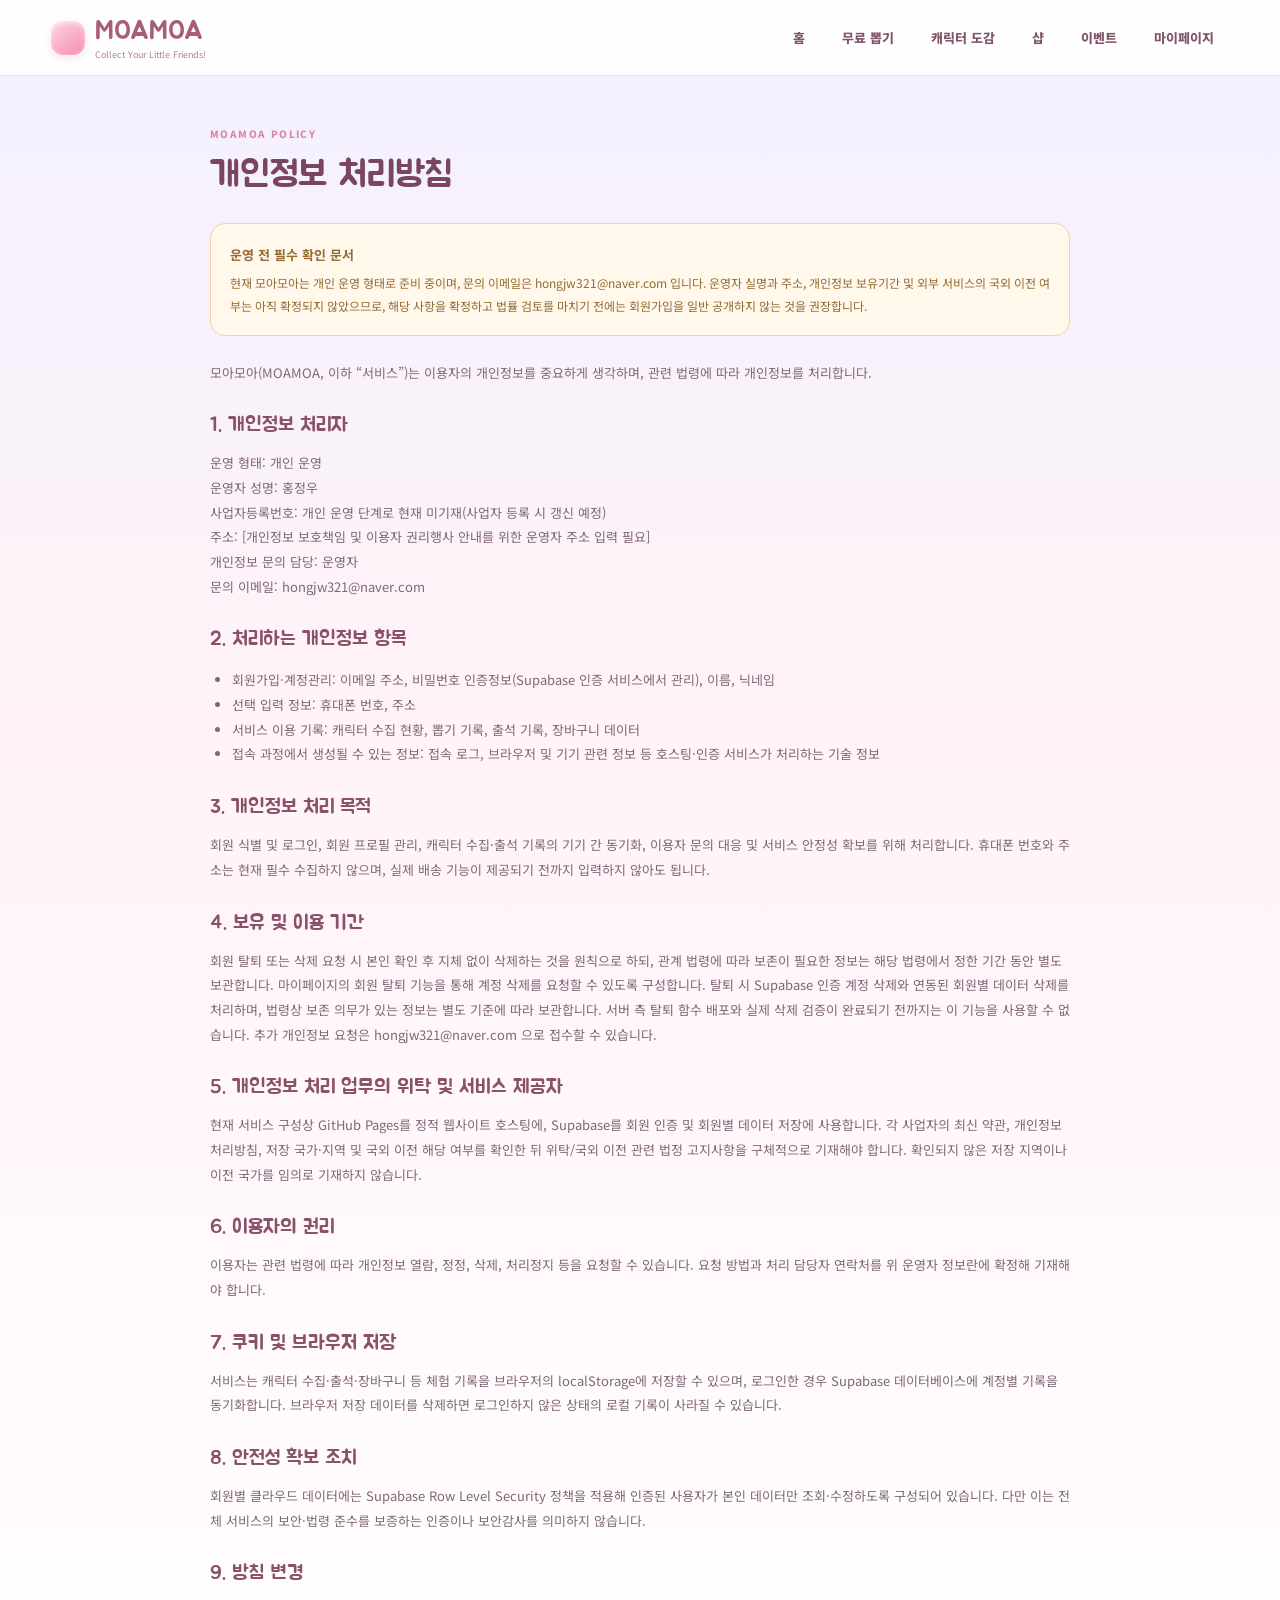
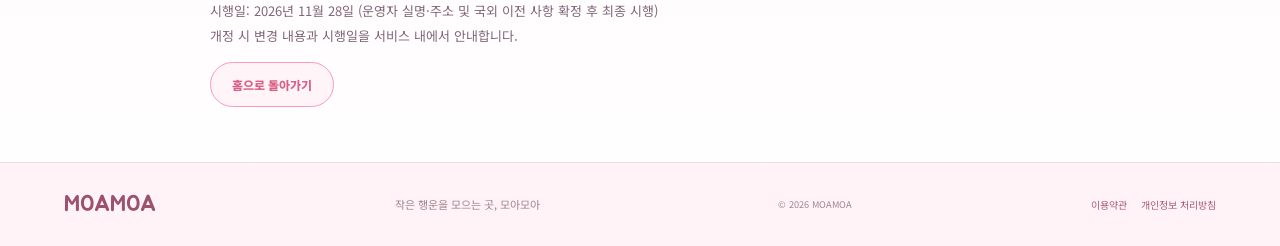
<file: privacy.html>
<!doctype html>
<html lang="ko"><head><meta charset="utf-8"><meta name="viewport" content="width=device-width,initial-scale=1"><meta name="theme-color" content="#fff0f6"><title>개인정보 처리방침 | MOAMOA</title><link rel="stylesheet" href="styles.css?v=20261128c"></head><body>
<header class="top"><a class="brand" href="index.html"><span><b>MOAMOA</b><small>Collect Your Little Friends!</small></span></a><button class="hamb" id="hamb" aria-label="메뉴 열기">MENU</button><nav id="nav"><a href="index.html">홈</a><a href="gacha.html">무료 뽑기</a><a href="collection.html">캐릭터 도감</a><a href="shop.html">샵</a><a href="event.html">이벤트</a><a href="mypage.html">마이페이지</a></nav></header>
<main><section class="section legal-section"><span class="eyebrow">MOAMOA POLICY</span><h1>개인정보 처리방침</h1>
<div class="legal-alert"><b>운영 전 필수 확인 문서</b><p>현재 모아모아는 개인 운영 형태로 준비 중이며, 문의 이메일은 hongjw321@naver.com 입니다. 운영자 실명과 주소, 개인정보 보유기간 및 외부 서비스의 국외 이전 여부는 아직 확정되지 않았으므로, 해당 사항을 확정하고 법률 검토를 마치기 전에는 회원가입을 일반 공개하지 않는 것을 권장합니다.</p></div>
<p>모아모아(MOAMOA, 이하 “서비스”)는 이용자의 개인정보를 중요하게 생각하며, 관련 법령에 따라 개인정보를 처리합니다.</p>
<h2>1. 개인정보 처리자</h2><p>운영 형태: 개인 운영<br>운영자 성명: 홍정우<br>사업자등록번호: 개인 운영 단계로 현재 미기재(사업자 등록 시 갱신 예정)<br>주소: [개인정보 보호책임 및 이용자 권리행사 안내를 위한 운영자 주소 입력 필요]<br>개인정보 문의 담당: 운영자<br>문의 이메일: hongjw321@naver.com</p>
<h2>2. 처리하는 개인정보 항목</h2><ul><li>회원가입·계정관리: 이메일 주소, 비밀번호 인증정보(Supabase 인증 서비스에서 관리), 이름, 닉네임</li><li>선택 입력 정보: 휴대폰 번호, 주소</li><li>서비스 이용 기록: 캐릭터 수집 현황, 뽑기 기록, 출석 기록, 장바구니 데이터</li><li>접속 과정에서 생성될 수 있는 정보: 접속 로그, 브라우저 및 기기 관련 정보 등 호스팅·인증 서비스가 처리하는 기술 정보</li></ul>
<h2>3. 개인정보 처리 목적</h2><p>회원 식별 및 로그인, 회원 프로필 관리, 캐릭터 수집·출석 기록의 기기 간 동기화, 이용자 문의 대응 및 서비스 안정성 확보를 위해 처리합니다. 휴대폰 번호와 주소는 현재 필수 수집하지 않으며, 실제 배송 기능이 제공되기 전까지 입력하지 않아도 됩니다.</p>
<h2>4. 보유 및 이용 기간</h2><p>회원 탈퇴 또는 삭제 요청 시 본인 확인 후 지체 없이 삭제하는 것을 원칙으로 하되, 관계 법령에 따라 보존이 필요한 정보는 해당 법령에서 정한 기간 동안 별도 보관합니다. 마이페이지의 회원 탈퇴 기능을 통해 계정 삭제를 요청할 수 있도록 구성합니다. 탈퇴 시 Supabase 인증 계정 삭제와 연동된 회원별 데이터 삭제를 처리하며, 법령상 보존 의무가 있는 정보는 별도 기준에 따라 보관합니다. 서버 측 탈퇴 함수 배포와 실제 삭제 검증이 완료되기 전까지는 이 기능을 사용할 수 없습니다. 추가 개인정보 요청은 hongjw321@naver.com 으로 접수할 수 있습니다.</p>
<h2>5. 개인정보 처리 업무의 위탁 및 서비스 제공자</h2><p>현재 서비스 구성상 GitHub Pages를 정적 웹사이트 호스팅에, Supabase를 회원 인증 및 회원별 데이터 저장에 사용합니다. 각 사업자의 최신 약관, 개인정보 처리방침, 저장 국가·지역 및 국외 이전 해당 여부를 확인한 뒤 위탁/국외 이전 관련 법정 고지사항을 구체적으로 기재해야 합니다. 확인되지 않은 저장 지역이나 이전 국가를 임의로 기재하지 않습니다.</p>
<h2>6. 이용자의 권리</h2><p>이용자는 관련 법령에 따라 개인정보 열람, 정정, 삭제, 처리정지 등을 요청할 수 있습니다. 요청 방법과 처리 담당자 연락처를 위 운영자 정보란에 확정해 기재해야 합니다.</p>
<h2>7. 쿠키 및 브라우저 저장</h2><p>서비스는 캐릭터 수집·출석·장바구니 등 체험 기록을 브라우저의 localStorage에 저장할 수 있으며, 로그인한 경우 Supabase 데이터베이스에 계정별 기록을 동기화합니다. 브라우저 저장 데이터를 삭제하면 로그인하지 않은 상태의 로컬 기록이 사라질 수 있습니다.</p>
<h2>8. 안전성 확보 조치</h2><p>회원별 클라우드 데이터에는 Supabase Row Level Security 정책을 적용해 인증된 사용자가 본인 데이터만 조회·수정하도록 구성되어 있습니다. 다만 이는 전체 서비스의 보안·법령 준수를 보증하는 인증이나 보안감사를 의미하지 않습니다.</p>
<h2>9. 방침 변경</h2><p>시행일: 2026년 11월 28일 (운영자 실명·주소 및 국외 이전 사항 확정 후 최종 시행)<br>개정 시 변경 내용과 시행일을 서비스 내에서 안내합니다.</p>
<a class="btn light" href="index.html">홈으로 돌아가기</a></section></main><footer><b>MOAMOA</b><span>작은 행운을 모으는 곳, 모아모아</span><small>© 2026 MOAMOA</small><div class="footer-links"><a href="terms.html">이용약관</a><a href="privacy.html">개인정보 처리방침</a></div></footer><script src="app.js?v=20261128a"></script></body></html>
</file>
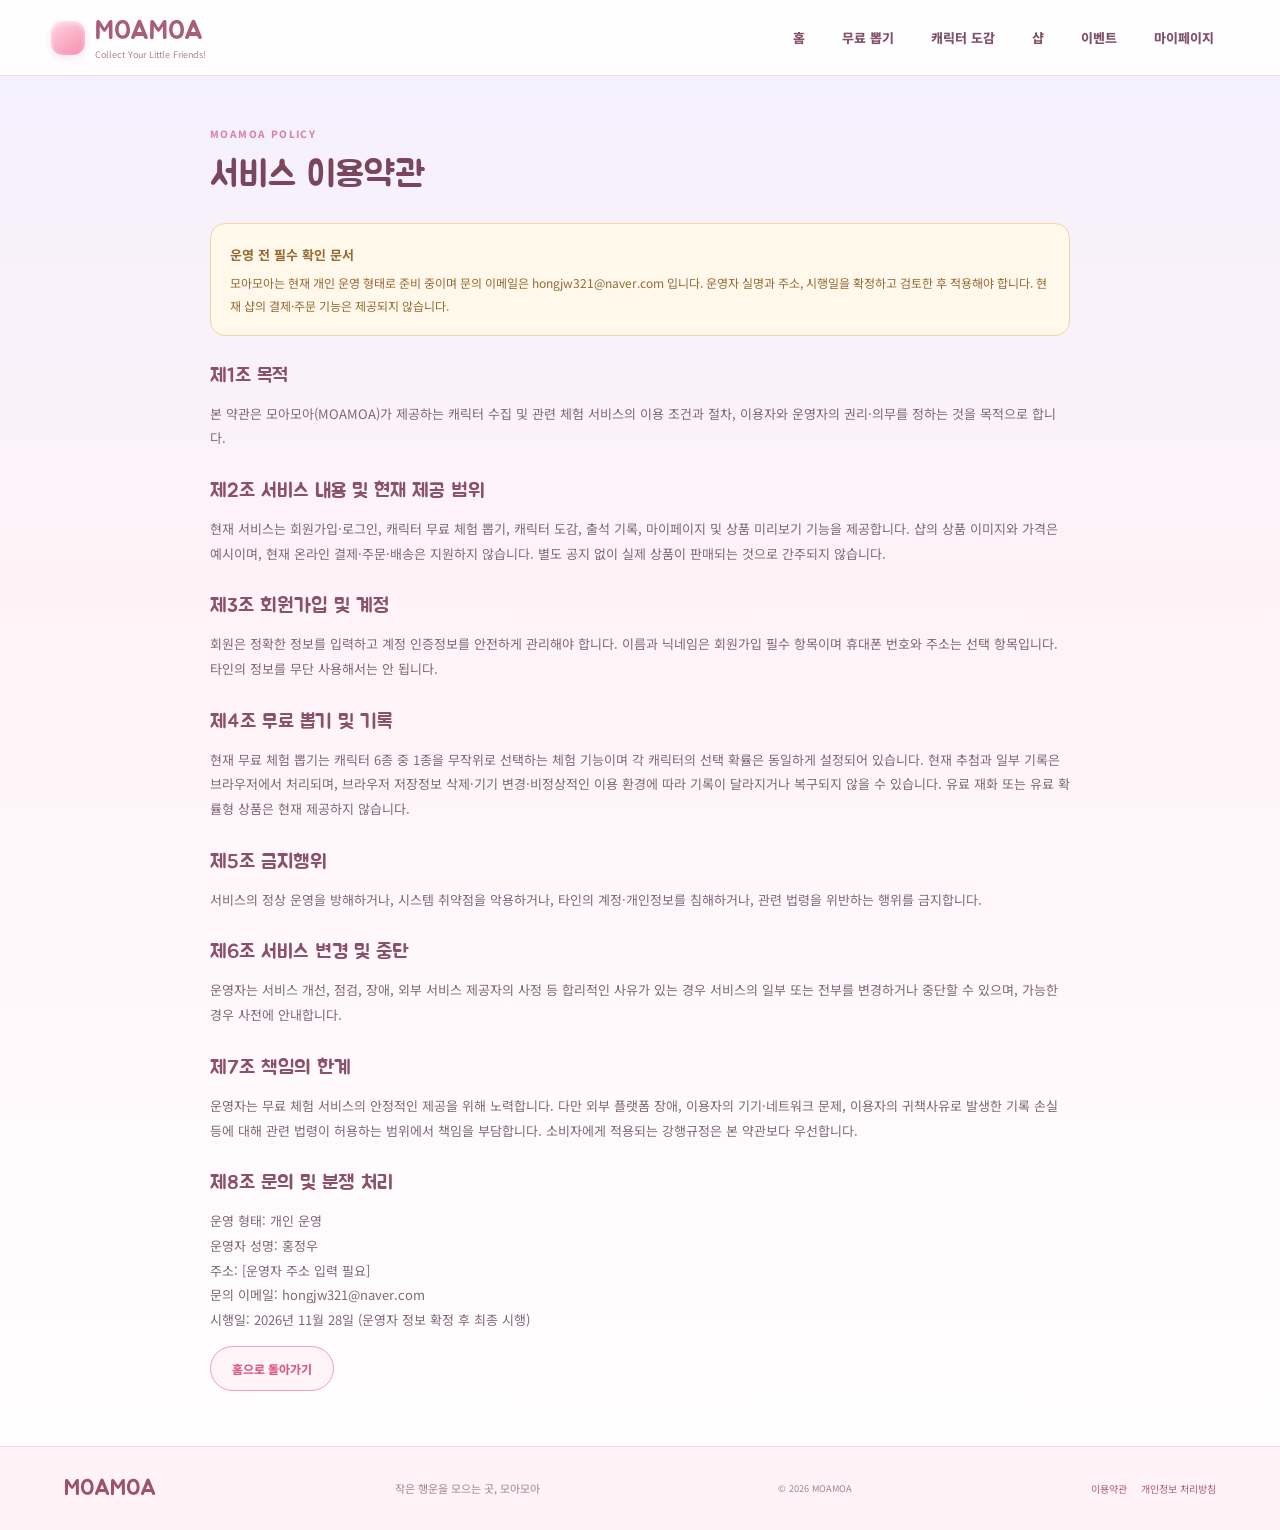
<file: terms.html>
<!doctype html>
<html lang="ko"><head><meta charset="utf-8"><meta name="viewport" content="width=device-width,initial-scale=1"><meta name="theme-color" content="#fff0f6"><title>이용약관 | MOAMOA</title><link rel="stylesheet" href="styles.css?v=20261128b"></head><body>
<header class="top"><a class="brand" href="index.html"><span><b>MOAMOA</b><small>Collect Your Little Friends!</small></span></a><button class="hamb" id="hamb" aria-label="메뉴 열기">MENU</button><nav id="nav"><a href="index.html">홈</a><a href="gacha.html">무료 뽑기</a><a href="collection.html">캐릭터 도감</a><a href="shop.html">샵</a><a href="event.html">이벤트</a><a href="mypage.html">마이페이지</a></nav></header>
<main><section class="section legal-section"><span class="eyebrow">MOAMOA POLICY</span><h1>서비스 이용약관</h1>
<div class="legal-alert"><b>운영 전 필수 확인 문서</b><p>모아모아는 현재 개인 운영 형태로 준비 중이며 문의 이메일은 hongjw321@naver.com 입니다. 운영자 실명과 주소, 시행일을 확정하고 검토한 후 적용해야 합니다. 현재 샵의 결제·주문 기능은 제공되지 않습니다.</p></div>
<h2>제1조 목적</h2><p>본 약관은 모아모아(MOAMOA)가 제공하는 캐릭터 수집 및 관련 체험 서비스의 이용 조건과 절차, 이용자와 운영자의 권리·의무를 정하는 것을 목적으로 합니다.</p>
<h2>제2조 서비스 내용 및 현재 제공 범위</h2><p>현재 서비스는 회원가입·로그인, 캐릭터 무료 체험 뽑기, 캐릭터 도감, 출석 기록, 마이페이지 및 상품 미리보기 기능을 제공합니다. 샵의 상품 이미지와 가격은 예시이며, 현재 온라인 결제·주문·배송은 지원하지 않습니다. 별도 공지 없이 실제 상품이 판매되는 것으로 간주되지 않습니다.</p>
<h2>제3조 회원가입 및 계정</h2><p>회원은 정확한 정보를 입력하고 계정 인증정보를 안전하게 관리해야 합니다. 이름과 닉네임은 회원가입 필수 항목이며 휴대폰 번호와 주소는 선택 항목입니다. 타인의 정보를 무단 사용해서는 안 됩니다.</p>
<h2>제4조 무료 뽑기 및 기록</h2><p>현재 무료 체험 뽑기는 캐릭터 6종 중 1종을 무작위로 선택하는 체험 기능이며 각 캐릭터의 선택 확률은 동일하게 설정되어 있습니다. 현재 추첨과 일부 기록은 브라우저에서 처리되며, 브라우저 저장정보 삭제·기기 변경·비정상적인 이용 환경에 따라 기록이 달라지거나 복구되지 않을 수 있습니다. 유료 재화 또는 유료 확률형 상품은 현재 제공하지 않습니다.</p>
<h2>제5조 금지행위</h2><p>서비스의 정상 운영을 방해하거나, 시스템 취약점을 악용하거나, 타인의 계정·개인정보를 침해하거나, 관련 법령을 위반하는 행위를 금지합니다.</p>
<h2>제6조 서비스 변경 및 중단</h2><p>운영자는 서비스 개선, 점검, 장애, 외부 서비스 제공자의 사정 등 합리적인 사유가 있는 경우 서비스의 일부 또는 전부를 변경하거나 중단할 수 있으며, 가능한 경우 사전에 안내합니다.</p>
<h2>제7조 책임의 한계</h2><p>운영자는 무료 체험 서비스의 안정적인 제공을 위해 노력합니다. 다만 외부 플랫폼 장애, 이용자의 기기·네트워크 문제, 이용자의 귀책사유로 발생한 기록 손실 등에 대해 관련 법령이 허용하는 범위에서 책임을 부담합니다. 소비자에게 적용되는 강행규정은 본 약관보다 우선합니다.</p>
<h2>제8조 문의 및 분쟁 처리</h2><p>운영 형태: 개인 운영<br>운영자 성명: 홍정우<br>주소: [운영자 주소 입력 필요]<br>문의 이메일: hongjw321@naver.com<br>시행일: 2026년 11월 28일 (운영자 정보 확정 후 최종 시행)</p>
<a class="btn light" href="index.html">홈으로 돌아가기</a></section></main><footer><b>MOAMOA</b><span>작은 행운을 모으는 곳, 모아모아</span><small>© 2026 MOAMOA</small><div class="footer-links"><a href="terms.html">이용약관</a><a href="privacy.html">개인정보 처리방침</a></div></footer><script src="app.js?v=20261128a"></script></body></html>
</file>
<file: styles.css>
@import url('https://fonts.googleapis.com/css2?family=Jua&family=Noto+Sans+KR:wght@400;500;700;800&display=swap');
:root{--ink:#78465c;--pink:#f7779c;--line:#f5d9e4;--muted:#a78393}*{box-sizing:border-box}html{scroll-behavior:smooth;scroll-padding-top:85px}body{margin:0;background:linear-gradient(#f2f0ff,#fff3f7 38%,#fff);color:var(--ink);font-family:'Noto Sans KR',sans-serif}.top{height:76px;position:sticky;top:0;z-index:10;background:#ffffffed;backdrop-filter:blur(12px);border-bottom:1px solid var(--line);display:flex;align-items:center;justify-content:space-between;padding:0 max(calc((100vw - 1380px)/2),4vw)}.brand{display:flex;align-items:center;gap:9px;font-size:29px;color:#a05270}.brand b{font:27px Jua;display:block}.brand small{display:block;font-size:9px;color:#ad8295}.top nav{display:flex;gap:7px}.top nav a{padding:11px 15px;border-radius:22px;font-size:13px;font-weight:800}.top nav a:hover{background:#ffedf3;color:#e66b93}.hamb{display:none}.hero{max-width:1380px;margin:auto;min-height:440px;padding:24px 25px;display:grid;grid-template-columns:.83fr 1.5fr;align-items:center;background:linear-gradient(120deg,#e9eaff,#fff0f5 55%,#fff5e9);overflow:hidden}.hero-text{padding-left:15px;z-index:1}.eyebrow{font-size:10px;font-weight:800;letter-spacing:1.4px;color:#d984a1}.hero h1{font:43px/1.24 Jua;margin:13px 0;color:#79465d}.hero h1 em{font-style:normal;color:#ed7199}.hero p,.heading p{font-size:13px;color:#98798a}.hero-text>small{display:block;margin-top:13px;font-size:10px;color:#b17e94}.hero>img{width:100%;height:405px;object-fit:cover;object-position:center;border-radius:27px;box-shadow:0 14px 35px #b7839630}.btn{display:inline-block;border:0;border-radius:30px;padding:13px 21px;font-weight:800;font-size:12px;text-decoration:none;cursor:pointer;transition:.2s}.btn:hover{transform:translateY(-2px)}.pink{background:linear-gradient(120deg,#ff91b0,#f36592);color:#fff;box-shadow:0 7px 17px #f47a9e40}.light{background:#fff4f7;border:1px solid #ff9ab6;color:#d95f86}.purple{background:linear-gradient(120deg,#b27cf1,#8c5de0);color:#fff}.tiles{max-width:1380px;margin:14px auto 0;padding:0 15px;display:grid;grid-template-columns:1.15fr 1fr .9fr;gap:13px}.tile{border:1px solid var(--line);border-radius:23px;background:#fff;box-shadow:0 8px 25px #bb80951b;padding:19px;overflow:hidden;position:relative}.tile h2{font:25px/1.3 Jua;margin:9px 0}.tile p{font-size:11px;color:#9b7788}.new{background:linear-gradient(120deg,#fff7ee,#eaf0ff);min-height:205px}.rank h3,.products h3{font:18px Jua;margin:0 0 13px}.rankitems{display:flex;justify-content:space-around;text-align:center}.rankitems div{display:flex;flex-direction:column;align-items:center;gap:4px}.rankitems img{width:84px;height:84px;object-fit:cover;border-radius:50%;border:4px solid #fff0f5}.rankitems b{font:15px Jua}.rankitems small{font-size:10px;color:#d987a3}.event-mini{background:linear-gradient(120deg,#ffeaf1,#fff0dd)}.event-mini .btn{padding:10px 14px}.lower{grid-template-columns:1.6fr 1fr}.products{padding:16px}.product-grid{display:grid;grid-template-columns:repeat(4,1fr);gap:10px}.product-grid img{width:100%;height:100px;object-fit:cover;border-radius:13px;border:1px solid var(--line)}.product-grid b,.product-grid small{display:block;font-size:11px;margin-top:5px}.product-grid small{color:#a78393}.notice{font-size:10px;color:#ae929f}.promo{background:linear-gradient(130deg,#eeeaff,#ffeef5)}.promo h2{font:26px/1.3 Jua}.section{max-width:1350px;margin:0 auto;padding:43px 20px 15px}.heading{display:flex;align-items:end;justify-content:space-between;margin-bottom:17px}.heading h2{font:29px Jua;margin:7px 0;color:#75465b}.chip{font-size:10px;font-weight:800;color:#df6e94;background:#ffedf3;border-radius:20px;padding:9px 14px}.gacha{display:grid;grid-template-columns:1fr 1fr;gap:35px;align-items:center;padding:30px 9%;border:1px solid var(--line);border-radius:25px;background:linear-gradient(120deg,#f0edff,#fff0f5 65%,#fff8e9)}.machine{width:190px;height:260px;margin:auto;border-radius:90px 90px 25px 25px;background:linear-gradient(130deg,#ffb9ce,#f7769e);border:9px solid #ffe1e9;box-shadow:0 18px 28px #c47d9833;text-align:center}.machine-label{padding:14px;color:#fff;font:22px Jua}.balls{height:135px;margin:0 8px;border-radius:50% 50% 22% 22%;border:8px solid #ffe3eb;background:#fff9;display:grid;place-content:center;font-size:27px;line-height:1.5}.slot{height:37px;background:#ec6993;color:#ffe8ef;font:27px Jua}.gacha h2{font:27px Jua}.gacha p{font-size:12px;line-height:1.8;color:#967889}.ticket{display:flex;justify-content:space-between;padding:13px 15px;margin:16px 0;background:#fff;border-radius:13px;font-size:12px}.ticket b{color:#e66b92}.full{width:100%}.result{max-width:420px;margin:20px auto;text-align:center;padding:24px;background:#fff;border:1px solid #ffd9e5;border-radius:24px}.result #resultImage{font-size:85px}.result h2{font:29px Jua}.characters{display:grid;grid-template-columns:repeat(6,1fr);gap:13px}.character{padding:11px;text-align:center;background:#fff;border:1px solid var(--line);border-radius:19px}.character img{width:100%;height:130px;object-fit:cover;border-radius:14px}.character h3{font:18px Jua;margin:9px 0 3px}.character p{font-size:10px;color:#a58b98;margin:0 0 8px}.character small{display:block;color:#dc7092;font-weight:700;margin-top:7px}.locked img{filter:grayscale(1);opacity:.45}.banner{max-width:1330px;margin:35px auto;padding:22px 5%;display:flex;align-items:center;justify-content:space-between;border:1px solid var(--line);border-radius:24px;background:linear-gradient(110deg,#fff0f5,#f1efff)}.banner h2{font:28px Jua;margin:8px 0}.banner p{font-size:12px;color:#987c8b}.banner img{width:28%;height:150px;object-fit:cover;border-radius:16px}.mybox,.history{background:#fff;border:1px solid var(--line);border-radius:18px;padding:18px;margin-bottom:12px}.mybox{display:flex;align-items:center;gap:15px}.avatar{width:65px;height:65px;border-radius:20px;background:#ffedf3;display:grid;place-items:center;font-size:40px}.mybox h3{font:20px Jua;margin:0}.mybox p,.history li{font-size:12px;color:#987b8b}.history h3{font:18px Jua;margin:0 0 10px}.history ul{padding-left:20px}footer{display:flex;justify-content:space-between;align-items:center;padding:27px 5%;background:#fff3f7;border-top:1px solid var(--line);font-size:11px;color:#a38392}footer b{font:23px Jua;color:#9b526d}
@media(max-width:900px){.top nav a{padding:9px;font-size:11px}.hero{grid-template-columns:1fr 1.1fr}.tiles{grid-template-columns:1fr 1fr}.event-mini{grid-column:span 2}.characters{grid-template-columns:repeat(3,1fr)}}
@media(max-width:650px){.top{height:65px;padding:0 13px}.brand{font-size:22px}.brand b{font-size:21px}.hamb{display:block;border:0;border-radius:10px;background:#ffedf3;padding:9px 12px;color:var(--ink)}.top nav{display:none;position:absolute;top:62px;left:10px;right:10px;background:white;border:1px solid var(--line);border-radius:15px;padding:8px;flex-direction:column}.top nav.open{display:flex}.hero{display:flex;flex-direction:column;align-items:stretch;padding:25px 16px}.hero h1{font-size:34px}.hero>img{height:240px;margin-top:18px}.tiles,.lower{grid-template-columns:1fr;padding:0 12px}.event-mini{grid-column:auto}.section{padding:30px 13px}.heading h2{font-size:24px}.gacha{grid-template-columns:1fr;padding:20px}.characters{grid-template-columns:repeat(2,1fr)}.banner{margin:25px 12px;padding:17px;gap:10px}.banner img{width:37%;height:120px}.product-grid img{height:85px}footer{flex-wrap:wrap;justify-content:center;text-align:center;gap:10px}}

/* MOAMOA visual polish: replace emoji ornaments with branded shapes */
.brand{gap:0}.brand:before{content:"";width:34px;height:34px;margin-right:10px;border-radius:12px;background:linear-gradient(145deg,#ffd4e2,#f58eae);box-shadow:inset 0 2px 5px #fff9,0 3px 8px #d986a333}
.balls{display:flex;flex-wrap:wrap;align-content:center;justify-content:center;gap:8px;padding:18px}
.balls i{display:block;width:30px;height:30px;border-radius:50%;background:linear-gradient(145deg,#fff,#f5a8c1);box-shadow:inset -4px -5px 8px #d77c9b55,0 2px 4px #a95e7b22}
.balls i:nth-child(2){background:linear-gradient(145deg,#fff8d9,#f4cf73)}
.balls i:nth-child(3){background:linear-gradient(145deg,#e2f4ff,#8fc9ee)}
.balls i:nth-child(4){background:linear-gradient(145deg,#f1e4ff,#b79be9)}
.balls i:nth-child(5){background:linear-gradient(145deg,#fff,#e9dce4)}
.balls i:nth-child(6){background:linear-gradient(145deg,#e0fbf7,#8bd9d0)}
#resultImage img{width:150px;height:150px;object-fit:cover;border-radius:28px;border:5px solid #fff0f5;box-shadow:0 8px 24px #bb809533}
.avatar{overflow:hidden;padding:0}.avatar img{width:100%;height:100%;object-fit:cover}
.hamb{font-size:10px;font-weight:800;letter-spacing:1px}

/* Character collection detail pages */
.character-link{display:block;color:inherit;text-decoration:none;transition:transform .2s,box-shadow .2s;cursor:pointer}.character-link:hover{transform:translateY(-5px);box-shadow:0 12px 26px #bb80952b}.character-link:focus-visible{outline:3px solid #ed91ae;outline-offset:3px}.character-link small{letter-spacing:-.2px}.back-link{display:inline-block;margin:0 0 22px;color:#bd6b89;font-size:13px;font-weight:800;text-decoration:none}.detail-wrap{max-width:1000px;margin:0 auto}.detail-card{display:grid;grid-template-columns:1fr 1fr;gap:35px;align-items:center;padding:28px;border:1px solid var(--line);border-radius:28px;background:linear-gradient(125deg,#f0edff,#fff0f5 65%,#fff8e9);box-shadow:0 12px 30px #bb80951b}.detail-visual{background:#fff;border:1px solid #f8dce6;border-radius:23px;padding:16px}.detail-visual img{display:block;width:100%;aspect-ratio:1/1;object-fit:cover;border-radius:17px}.detail-info h1{font:44px Jua;margin:14px 0 0;color:#79465d}.detail-animal{font-size:14px;color:#d47798;font-weight:800}.detail-desc{font-size:14px;line-height:1.9;color:#8d7180;margin:20px 0}.profile-facts{margin:20px 0}.profile-facts div{display:grid;grid-template-columns:100px 1fr;gap:10px;padding:12px 0;border-bottom:1px solid #f3dce5;font-size:12px}.profile-facts dt{color:#bd8298;font-weight:800}.profile-facts dd{margin:0;color:#795365;font-weight:700}@media(max-width:650px){.detail-card{grid-template-columns:1fr;padding:16px;gap:20px}.detail-info h1{font-size:36px}.profile-facts div{grid-template-columns:85px 1fr}}

/* Daily attendance */
.attendance-panel{display:grid;grid-template-columns:1.1fr .9fr;gap:28px;padding:30px;border:1px solid var(--line);border-radius:26px;background:linear-gradient(125deg,#fff0f5,#f0efff 70%,#fff8e9);box-shadow:0 10px 28px #bb80951a}
.attendance-copy h2{font:30px Jua;margin:10px 0}.attendance-copy p{font-size:13px;color:#98798a}.attendance-stats{display:flex;gap:12px;margin:22px 0}.attendance-stats div{min-width:110px;padding:12px 16px;border:1px solid #f4dce5;border-radius:15px;background:#fff}.attendance-stats small,.attendance-stats b{display:block}.attendance-stats small{font-size:10px;color:#ad8798}.attendance-stats b{font:23px Jua;color:#dc7195;margin-top:4px}.attendance-calendar{padding:18px;background:#ffffffbd;border:1px solid #f5dce5;border-radius:20px}.attendance-calendar h3,.attendance-summary h3{font:18px Jua;margin:0 0 14px}.attendance-grid{display:grid;grid-template-columns:repeat(7,1fr);gap:6px}.attendance-day{min-width:0;text-align:center;padding:10px 3px;border-radius:12px;background:#fff5f8;border:1px solid #f6e1e9}.attendance-day b,.attendance-day span,.attendance-day small{display:block}.attendance-day b{font-size:10px;color:#b18b9b}.attendance-day span{font:19px Jua;margin:7px 0;color:#80536a}.attendance-day small{font-size:9px;color:#b69aaa}.attendance-day.marked{background:#fce0e9;border-color:#f4a9c0}.attendance-day.marked small{color:#d85f89;font-weight:800}.attendance-summary{display:flex;align-items:center;gap:18px;flex-wrap:wrap;padding:18px;margin:14px 0;background:#fff;border:1px solid var(--line);border-radius:18px}.attendance-summary h3{width:100%;margin:0}.attendance-summary div{display:flex;gap:8px;align-items:center;font-size:12px;color:#98798a}.attendance-summary b{font:19px Jua;color:#d96e92}.attendance-summary .btn{margin-left:auto}
@media(max-width:650px){.attendance-panel{grid-template-columns:1fr;padding:17px;gap:18px}.attendance-copy h2{font-size:25px}.attendance-day{padding:8px 1px}.attendance-day span{font-size:16px}.attendance-summary{gap:12px}.attendance-summary .btn{margin-left:0}}

/* Collection search and rarity filters */
.collection-tools{display:flex;gap:10px;margin:0 0 18px}.collection-tools input,.collection-tools select{height:44px;border:1px solid #efd5e0;border-radius:13px;background:#fff;padding:0 14px;color:#795365;font:12px 'Noto Sans KR',sans-serif;outline:none}.collection-tools input{flex:1;min-width:0}.collection-tools input:focus,.collection-tools select:focus{border-color:#e88eaa;box-shadow:0 0 0 3px #fce5ed}.empty-state{grid-column:1/-1;padding:35px;text-align:center;color:#a78393;background:#fff;border:1px dashed #eccbd8;border-radius:18px;font-size:13px}
@media(max-width:650px){.collection-tools{flex-direction:column}.collection-tools select{width:100%}}

/* Shop catalog and demo cart */
.shop-layout{display:grid;grid-template-columns:minmax(0,1fr) 330px;gap:18px;align-items:start}.goods-grid{display:grid;grid-template-columns:repeat(2,minmax(0,1fr));gap:14px}.goods-card{overflow:hidden;border:1px solid var(--line);border-radius:20px;background:#fff;box-shadow:0 8px 22px #bb80951a}.goods-card>img{width:100%;height:190px;object-fit:cover;display:block}.goods-info{padding:15px}.goods-tag{display:inline-block;font-size:9px;letter-spacing:1px;color:#d56e91;background:#fff0f5;padding:5px 8px;border-radius:20px}.goods-info h3{font:18px Jua;margin:10px 0 5px}.goods-info p{font-size:11px;color:#98798a;min-height:32px}.goods-info>b{display:block;font-size:15px;margin:10px 0 13px}.goods-info .btn{width:100%}.cart-panel{position:sticky;top:95px;padding:18px;border:1px solid var(--line);border-radius:20px;background:#fff;box-shadow:0 8px 22px #bb80951a}.cart-heading,.cart-total{display:flex;justify-content:space-between;align-items:center}.cart-heading h3{font:20px Jua;margin:0 0 15px}.cart-line{display:flex;justify-content:space-between;gap:10px;padding:13px 0;border-bottom:1px solid #f5e3ea}.cart-line b,.cart-line small{display:block}.cart-line b{font-size:11px}.cart-line small{font-size:10px;color:#a78393;margin-top:5px}.qty-control{display:flex;align-items:center;gap:8px}.qty-control button{width:25px;height:25px;border:1px solid #f0d5e0;border-radius:8px;background:#fff4f7;color:#9c5874;font-weight:800}.qty-control span{font-size:11px;font-weight:800}.empty-cart{padding:20px 0;text-align:center;font-size:11px;color:#a78393}.cart-total{padding:17px 0;font-size:12px}.cart-total b{font:22px Jua;color:#d96e92}.cart-panel .notice{display:block;line-height:1.6;margin-top:10px}.cart-panel button:disabled{opacity:.5;cursor:not-allowed}
@media(max-width:850px){.shop-layout{grid-template-columns:1fr}.cart-panel{position:static}.goods-card>img{height:170px}}
@media(max-width:520px){.goods-grid{grid-template-columns:1fr}.goods-card>img{height:210px}}


/* Character profile refinement */
.character-profile-section{padding-top:34px}
.detail-card{grid-template-columns:minmax(0,1fr) minmax(0,1fr);gap:clamp(22px,4vw,52px);padding:clamp(17px,3vw,34px)}
.detail-visual{position:relative;overflow:hidden;padding:12px;background:linear-gradient(145deg,#fff,#fff4f8)}
.detail-visual img{aspect-ratio:1/1;object-fit:contain;background:linear-gradient(145deg,#f6f2ff,#fff0f5);border-radius:17px}
.detail-visual-caption{display:flex;justify-content:space-between;align-items:center;padding:13px 5px 3px;color:#a78393}
.detail-visual-caption span{font-size:9px;font-weight:800;letter-spacing:1.3px}
.detail-visual-caption b{font:16px Jua;color:#d47798}
.detail-kickers{display:flex;align-items:center;justify-content:space-between;gap:8px;flex-wrap:wrap}
.detail-kickers .chip{white-space:nowrap}
.detail-info h1{font-size:clamp(38px,5vw,54px);letter-spacing:-1px}
.detail-animal{margin-top:7px}
.profile-facts{margin:19px 0}
.profile-facts div{grid-template-columns:95px minmax(0,1fr);align-items:center}
.collection-state{display:inline-flex;align-items:center;padding:6px 10px;border-radius:20px;font-size:11px}
.collection-state.is-owned{background:#e8f7ef;color:#4c9870}
.collection-state.is-locked{background:#fff0f5;color:#d47798}
.profile-progress{margin:20px 0 23px}
.profile-progress>div:first-child{display:flex;justify-content:space-between;align-items:center;font-size:11px;color:#a78393;margin-bottom:8px}
.profile-progress b{font:16px Jua;color:#d47798}
.progress-track{height:8px;border-radius:20px;background:#f8e5ed;overflow:hidden}
.progress-track i{display:block;height:100%;border-radius:20px;background:linear-gradient(90deg,#f9a8c0,#b89be9);transition:width .3s}
.related-friends{margin:48px 0 18px}
.related-friends .heading{align-items:end;gap:15px}
.related-friends .heading h2{font:27px Jua;margin:7px 0}
.related-friends .heading p{font-size:12px}
.related-friends .back-link{white-space:nowrap;margin:0 0 8px}
.related-grid{display:grid;grid-template-columns:repeat(3,minmax(0,1fr));gap:13px}
.related-card{position:relative;display:flex;align-items:center;gap:13px;min-width:0;padding:12px;background:#fff;border:1px solid var(--line);border-radius:18px;text-decoration:none;color:inherit;transition:transform .2s,box-shadow .2s}
.related-card:hover{transform:translateY(-4px);box-shadow:0 10px 24px #bb809526}
.related-card>img{width:84px;height:84px;flex:0 0 84px;object-fit:cover;border-radius:14px;background:#fff3f7}
.related-card .chip{display:inline-block;padding:5px 9px;font-size:9px}
.related-card h3{font:19px Jua;margin:6px 0 3px}
.related-card p{font-size:10px;line-height:1.5;color:#a78393;margin:0}
.related-arrow{position:absolute;right:12px;top:10px;color:#d98aa5}
@media(max-width:850px){.related-grid{grid-template-columns:1fr 1fr}}
@media(max-width:650px){.character-profile-section{padding-top:24px}.detail-card{grid-template-columns:1fr}.detail-visual img{max-height:380px}.detail-info h1{font-size:40px}.related-friends{margin-top:34px}.related-friends .heading{align-items:start;flex-direction:column;gap:3px}.related-grid{grid-template-columns:1fr}.related-card>img{width:76px;height:76px;flex-basis:76px}}

/* Account and authentication */
.auth-section{max-width:650px;padding-top:48px;padding-bottom:55px}
.auth-card{padding:clamp(22px,5vw,42px);background:#fff;border:1px solid var(--line);border-radius:26px;box-shadow:0 12px 32px #bb80951b}
.auth-card h1{font:36px Jua;margin:10px 0;color:#79465d}
.auth-intro{font-size:13px;line-height:1.7;color:#98798a}
.auth-notice{padding:12px 14px;margin:20px 0;border-radius:12px;background:#f5f0ff;color:#8568a5;font-size:11px;line-height:1.6}
.auth-notice.warning{background:#fff5e8;color:#a77b45}.auth-notice.connected{background:#eaf7ef;color:#4d9871}
.auth-tabs{display:grid;grid-template-columns:1fr 1fr;gap:7px;padding:5px;margin:22px 0;background:#fff3f7;border-radius:14px}
.auth-tab{padding:11px;border:0;border-radius:10px;background:transparent;color:#a78393;font-weight:800;cursor:pointer}
.auth-tab.active{background:#fff;color:#d66e92;box-shadow:0 3px 10px #bb80951b}
#authForm label{display:block;margin:15px 0 7px;font-size:12px;font-weight:800;color:#8b6074}
#authForm input{width:100%;height:47px;padding:0 13px;border:1px solid #efd5e0;border-radius:12px;font:13px 'Noto Sans KR',sans-serif;color:#795365;outline:none}
#authForm input:focus{border-color:#e88eaa;box-shadow:0 0 0 3px #fce5ed}
#authSubmit{margin-top:22px}
.auth-reset{display:block;margin:14px auto 0;border:0;background:none;color:#b17f94;font-size:11px;text-decoration:underline;cursor:pointer}
.auth-message{min-height:22px;margin:16px 0 0;font-size:12px;color:#4d9871;line-height:1.6}
.auth-message.error{color:#d35f75}
.auth-success{padding:13px;background:#eaf7ef;border-radius:12px;color:#4d9871;font-size:12px;line-height:1.6}
.auth-back{display:inline-block;margin-top:14px;color:#bd6b89;font-size:12px;font-weight:800;text-decoration:none}
.account-link-card{display:flex;justify-content:space-between;align-items:center;gap:14px;margin:0 0 14px;padding:16px 18px;border:1px solid var(--line);border-radius:17px;background:linear-gradient(110deg,#fff3f7,#f3f0ff)}
.account-link-card b{font:17px Jua}.account-link-card p{margin:5px 0 0;font-size:11px;color:#98798a}
@media(max-width:520px){.account-link-card{align-items:flex-start;flex-direction:column}}


/* Global navigation and link color refinement */
a,
a:visited{color:#a85d7b;text-decoration:none}
a:hover{color:#e36f98;text-decoration:none}
a:focus-visible,button:focus-visible{outline:3px solid #efabc2;outline-offset:3px;border-radius:8px}
.top nav a,
.top nav a:visited{color:#80536a;text-decoration:none;transition:background .2s,color .2s}
.top nav a:hover,
.top nav a:focus-visible{color:#cf5f86;background:#fff0f5}
button{font-family:'Noto Sans KR',sans-serif}
button:not(.btn):not(.auth-tab):not(.auth-reset):not(.hamb){color:#80536a}
.auth-reset,.auth-back,.back-link{color:#b45f80}
.auth-reset:hover,.auth-back:hover,.back-link:hover{color:#e36f98}


/* Final global anchor reset: consistent MOAMOA link styling */
a:link,a:visited,a:hover,a:active{color:#a85d7b!important;text-decoration:none!important}
a:hover{color:#e36f98!important}
a.btn:link,a.btn:visited,a.btn:hover,a.btn:active{text-decoration:none!important}
a.btn.pink:link,a.btn.pink:visited,a.btn.pink:hover,a.btn.pink:active,
a.btn.purple:link,a.btn.purple:visited,a.btn.purple:hover,a.btn.purple:active{color:#fff!important}
a.btn.light:link,a.btn.light:visited,a.btn.light:hover,a.btn.light:active{color:#d95f86!important}
.top nav a:link,.top nav a:visited{color:#80536a!important}
.top nav a:hover,.top nav a:focus-visible{color:#cf5f86!important;background:#fff0f5}
button,.hamb{font-family:'Noto Sans KR',sans-serif}


/* Signup profile fields */
#signupFields{margin:16px 0 8px;padding:16px;border:1px solid #f4dce5;border-radius:16px;background:linear-gradient(135deg,#fff8fb,#f8f5ff)}
.signup-grid{display:grid;grid-template-columns:1fr 1fr;gap:0 12px}
.signup-grid>div{min-width:0}
.signup-grid .signup-wide{grid-column:1/-1}
#signupFields label{display:block;margin:12px 0 7px;font-size:12px;font-weight:800;color:#8b6074}
#signupFields label small{font-weight:500;color:#b18b9b}
#signupFields input{width:100%;height:44px;padding:0 12px;border:1px solid #efd5e0;border-radius:11px;background:#fff;font:12px 'Noto Sans KR',sans-serif;color:#795365;outline:none}
#signupFields input:focus{border-color:#e88eaa;box-shadow:0 0 0 3px #fce5ed}
.signup-hint{margin:12px 0 0;font-size:10px;line-height:1.7;color:#a78393}
@media(max-width:520px){.signup-grid{grid-template-columns:1fr}.signup-grid .signup-wide{grid-column:auto}}

/* My page profile management */
.profile-panel{margin:0 0 18px;padding:20px;background:#fff;border:1px solid var(--line);border-radius:20px;box-shadow:0 8px 22px #bb80951a}
.profile-panel-head{display:flex;justify-content:space-between;align-items:flex-start;gap:12px;margin-bottom:15px}
.profile-panel-head h3{font:22px Jua;margin:6px 0}.profile-panel-head p{font-size:11px;color:#98798a;margin:0}
.profile-logout{border:1px solid #f0d5e0;border-radius:20px;background:#fff;color:#a85d7b;padding:8px 13px;font-size:11px;cursor:pointer}
#profileForm{display:grid;grid-template-columns:1fr 1fr;gap:0 14px}
#profileForm label{display:block;margin:12px 0 6px;font-size:11px;font-weight:800;color:#8b6074}
#profileForm label small{font-weight:500;color:#b18b9b}
#profileForm input{width:100%;height:43px;padding:0 12px;border:1px solid #efd5e0;border-radius:11px;background:#fff;color:#795365;font:12px 'Noto Sans KR',sans-serif}
#profileForm input:disabled{background:#f8f5f7;color:#a78393}
#profileSave{grid-column:1/-1;margin-top:18px}
.profile-message{grid-column:1/-1;min-height:18px;margin:10px 0 0;font-size:11px;color:#4d9871}
.profile-message.error{color:#d35f75}
.profile-privacy{display:block;margin-top:8px;color:#a78393;font-size:10px;line-height:1.7}
@media(max-width:520px){#profileForm{grid-template-columns:1fr}.profile-panel-head{flex-direction:column}}

/* Legal and launch information pages */
.footer-links{display:flex;gap:14px;align-items:center}
.footer-links a{font-size:10px;color:#a85d7b}
.legal-section{max-width:900px;padding-bottom:55px}
.legal-section>h1{font:36px Jua;color:#79465d;margin:10px 0 25px}
.legal-section h2{font:20px Jua;color:#89516a;margin:28px 0 10px}
.legal-section p,.legal-section li{font-size:13px;line-height:1.9;color:#806779}
.legal-section ul{padding-left:22px}
.legal-alert{padding:17px 19px;margin:0 0 25px;border:1px solid #f0d4a7;border-radius:15px;background:#fff8eb;color:#956b35}
.legal-alert b{font-size:13px}
.legal-alert p{margin:7px 0 0;color:#956b35;font-size:12px}
@media(max-width:650px){footer{flex-wrap:wrap;gap:12px}.footer-links{width:100%;order:4}.legal-section>h1{font-size:30px}}

.signup-consent{display:flex!important;align-items:flex-start;gap:9px;margin:14px 0 4px!important;font-size:11px!important;line-height:1.7;font-weight:500!important}
.signup-consent input{width:17px!important;height:17px!important;flex:0 0 17px;margin:1px 0 0;accent-color:#e8799d}
.signup-consent span{color:#8b6074}
.signup-consent a{font-weight:800;text-decoration:underline!important}
.signup-consent b{color:#d35f75}

.account-danger{margin:18px 0;padding:20px;border:1px solid #f0cbd2;border-radius:18px;background:#fff9fa}
.account-danger h3{font:20px Jua;color:#b34e68;margin:0 0 8px}
.account-danger p{font-size:12px;line-height:1.7;color:#956c7a}
.account-danger label{display:block;font-size:11px;color:#895b6c;margin:12px 0 7px}
.delete-row{display:grid;grid-template-columns:22px 1fr;gap:10px;align-items:center}
.delete-row input[type=checkbox]{width:18px;height:18px;accent-color:#d65f7c}
.delete-row input[type=text]{min-width:0;height:40px;border:1px solid #edcbd5;border-radius:10px;padding:0 10px;background:white;color:#795365}
.btn.danger{background:#b84e68;color:white;border:0}
.account-danger>small{display:block;font-size:10px;line-height:1.6;color:#a78393;margin-top:8px}

.announcement-section[hidden]{display:none}
.announcement-section{padding-top:28px}
.announcement-feed{display:grid;grid-template-columns:repeat(auto-fit,minmax(240px,1fr));gap:12px}
.announcement-card{background:#fff;border:1px solid var(--line);border-radius:17px;padding:17px 19px;box-shadow:0 7px 22px #bb80951b}
.announcement-card h3{font:19px Jua;color:#79465d;margin:0 0 7px}
.announcement-card time{display:block;font-size:10px;color:#bc8da0;margin-bottom:10px}
.announcement-card p{font-size:12px;line-height:1.75;color:#8e7180;white-space:pre-line;margin:0;overflow-wrap:anywhere}
</file>
